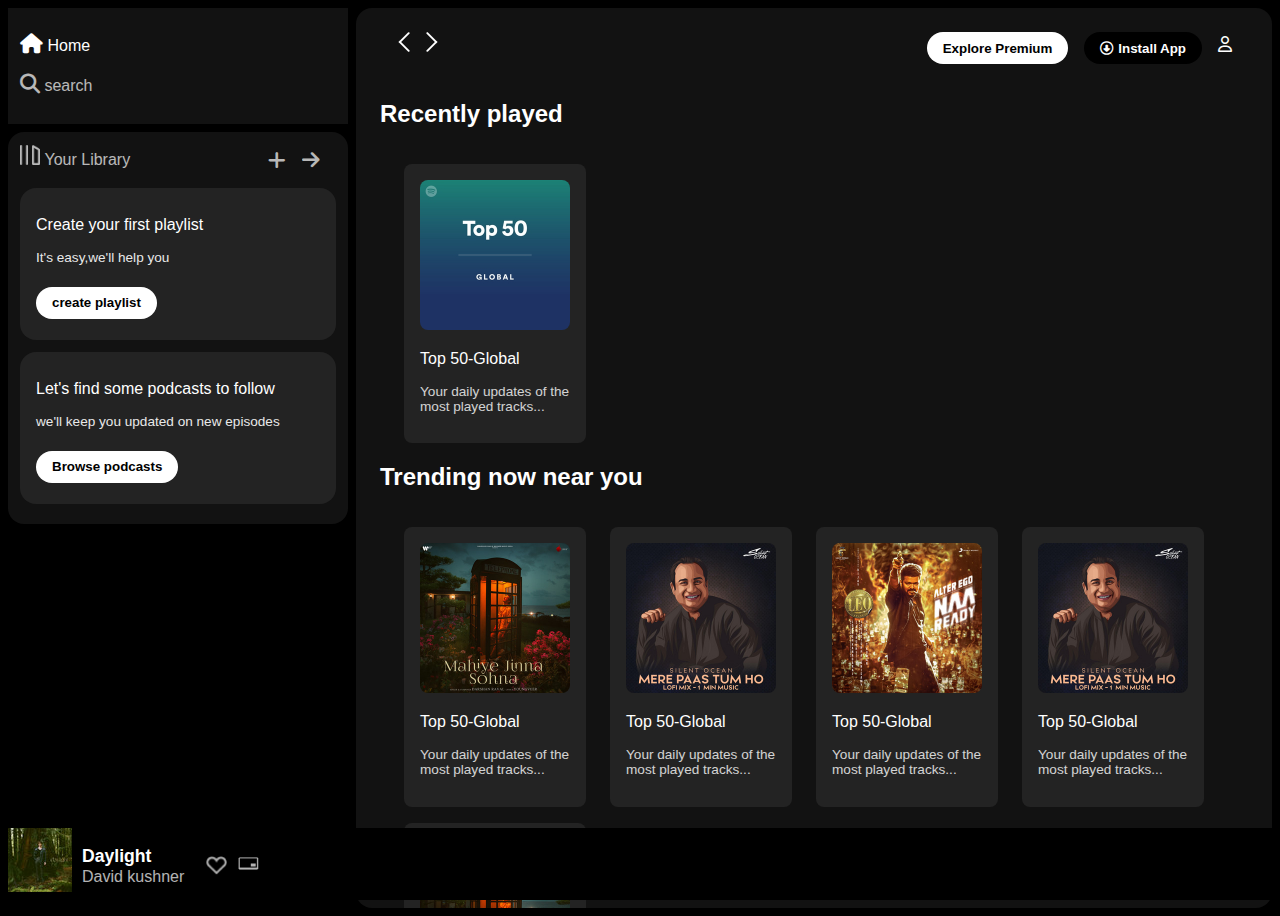
<file: index.html>
<!DOCTYPE html>
<html lang="en">
<head>
    <meta charset="UTF-8">
    <meta name="viewport" content="width=device-width, initial-scale=1.0">
    <link rel="stylesheet" href="https://cdnjs.cloudflare.com/ajax/libs/font-awesome/6.7.2/css/all.min.css" integrity="sha512-Evv84Mr4kqVGRNSgIGL/F/aIDqQb7xQ2vcrdIwxfjThSH8CSR7PBEakCr51Ck+w+/U6swU2Im1vVX0SVk9ABhg==" crossorigin="anonymous" referrerpolicy="no-referrer" />
    <link rel="icon"href="./assets/logo.png">
   
    <title>Spotify - web player :Music for everyone</title>
    <link rel="stylesheet" href="styled.css">
    <link rel="preconnect" href="https://fonts.googleapis.com">
<link rel="preconnect" href="https://fonts.gstatic.com" crossorigin>
<link href="https://fonts.googleapis.com/css2?family=Montserrat:ital,wght@0,100..900;1,100..900&display=swap" rel="stylesheet">
</head>
<body>
    <div class="main">
        <div class="sidebar">
            <div class="nav">
                <div class="nav-option" style="opacity:1">
                    <i class="fa-solid fa-house"></i>
                 <a href="#">Home</a>  
                </div>
                <div class="nav-option">
                    <i class="fa-solid fa-magnifying-glass"></i>
                    <a href="#">search</a>  
                   </div>
            </div>
            <div class="library ">
                <div class="options">
                    <div class="lib-option nav-option">
                        <img src="./assets/library_icon.png">
                        <a href="#">Your Library</a>  
                       </div>
                       <div class="icons">
                        <i class="fa-solid fa-plus"></i>
                        <i class="fa-solid fa-arrow-right"></i>
                       </div>
                </div>
             <div class="lib-box">
                <div class="box">
                    <p class="box-p1">Create your first playlist</p>
                    <p class="box-p2">It's easy,we'll help you</p>
                    <button class="badge">create playlist</button>
                </div>
                    <div class="box">
                        <p class="box-p1">Let's find some podcasts to follow</p>
                        <p class="box-p2">we'll keep you updated on  new episodes</p>
                        <button class="badge">Browse podcasts</button>
                    </div>
                    
                </div>
            </div>
        </div>
        <div class="main-content">
        <div class="sticky-nav">
            <div class="sticky-nav-icons">
                <img src="./assets/backward_icon (1).png">
            <img src="./assets/forward_icon.png" class="hide">
            </div>
            <div class="sticky-nav-options">
                <button class="badge nav-item hide">Explore Premium</button>
            <button class="badge nav-item dark-badge"><i class="fa-regular fa-circle-down" style="margin-right:5px"></i>Install App</button>
            <i class="fa-regular fa-user nav-item"></i>
            </div>
            
        </div>
           
                  <h2> Recently played</h2>
                    <div class="cards-container">
                       <div class="card">
                          <img src="assets/card1img.jpeg" class="card-img">
                          <p class="card-title">Top 50-Global</p>
                          <p class="card-info"> Your daily updates of the most played tracks...</p>
                        </div>
                    </div>



                    <h2>Trending now near you</h2>
                    <div class="cards-container">
                       <div class="card">
                          <img src="assets/card2img.jpeg" class="card-img">
                          <p class="card-title">Top 50-Global</p>
                          <p class="card-info"> Your daily updates of the most played tracks...</p>
                        </div>

                        <div class="card">
                            <img src="assets/card3img.jpeg" class="card-img">
                            <p class="card-title">Top 50-Global</p>
                            <p class="card-info"> Your daily updates of the most played tracks...</p>
                          </div>

                          <div class="card">
                            <img src="assets/card4img.jpeg" class="card-img">
                            <p class="card-title">Top 50-Global</p>
                            <p class="card-info"> Your daily updates of the most played tracks...</p>
                          </div>

                          <div class="card">
                            <img src="assets/card3img.jpeg" class="card-img">
                            <p class="card-title">Top 50-Global</p>
                            <p class="card-info"> Your daily updates of the most played tracks...</p>
                          </div>

                          <div class="card">
                            <img src="assets/card2img.jpeg" class="card-img">
                            <p class="card-title">Top 50-Global</p>
                            <p class="card-info"> Your daily updates of the most played tracks...</p>
                          </div>
                    </div>
        
                    <h2> Featured Charts</h2>
                    <div class="cards-container">
                       <div class="card">
                          <img src="assets/card5img.jpeg" class="card-img">
                          <p class="card-title">Top Songs  Global</p>
                          <p class="card-info"> Your daily updates of the most played tracks...</p>
                        </div>

                        <div class="card">
                            <img src="assets/card6img.jpeg" class="card-img">
                            <p class="card-title">Top Songs India</p>
                            <p class="card-info"> Your daily updates of the most played tracks...</p>
                          </div>
                    </div>
               <div class="footer">
                <div class="line"></div>
               </div>
        </div>
        <div class="music-player">
            <div class="album">
                <div class="author_img">
                <img src="assets/Homework assets/album_picture.jpeg">
                </div>
                <div class="author_info">
                    <p id="song_name">Daylight</p>
                    <p id="writer">David kushner</p>
                </div>
                <div class="album-imgs">
                    <img src="assets\Homework assets\album_icon1.png" id="love">
                    <img src="assets\Homework assets\album_icon2.png" id="visulaiser">
                </div>
            </div>
            <div class="player">

            </div>
            <div class="controls"></div>
        </div>
    </div>
</body>
</html>
</file>
<file: styled.css>
body{
    font-family:'Monstserrat',sans-serif;
    margin:0;
    background-color:black;
    color:white;
    /* overflow:hidden; */
}
.main{
    display:flex;
    height:100vh;
    padding:0.5rem;
}
.sidebar{
    background-color:#000;
    width:340px;
    border-radius:1rem; /*16px*/
    margin-right:0.5rem;
}
.main-content{
    background-color:#121212;
    flex:1;
    border-radius:1rem;
    padding:0 1.5rem 0 1.5rem;
    overflow: auto;
}
.music-player{
    background-color:black;
    position:fixed;
    bottom:0;
    width:100%;
    height:72px;
}
a{
    text-decoration:none;
    color:white;
}
.nav{
    background-color:#121212;
    display:flex;
    flex-direction:column;
    justify-content:center;
    height:100px;
    padding:0.5rem 0.75rem;
}
.nav-option{
line-height:2.5rem;
opacity:0.7;
}
.nav-option:hover{
    opacity:1;
}
.nav-option i{
    font-size:1.25rem;
}
.nav-option a{
    font-size:1rem;
}
.library{
    background-color:#121212;
    border-radius:1rem;
    margin-top:0.5rem;
    padding:0.5rem 0.75rem;
}
.options{
    
    display:flex;
    justify-content:space-between;
    align-items:center;
}
.lib-option img {
    height:1.25rem;
    width:1.25rem;
}
.icons{
    font-size:1.25rem;
    
    display:flex;
}

.icons i{
    opacity:0.7;
    margin-right:1rem;
}
.icons i:hover{
    opacity:1;
}
.box{
    background-color:#232323;
    height:8rem;
    border-radius:1rem;
    margin:0.5rem 0 0.75rem 0;
    padding:0.75rem 1rem;
}
.box-p1{
    font-size:1rem;
    font-weight:500;
}
.box-p2{
    font-size:0.85rem;
    opacity:0.9;
}
.badge{
    background-color:#fff;
    border:none;
    border-radius:100px;
    padding:0.25rem 1rem;
    font-weight:700;
    margin-top:0.5rem;
    height:2rem;
    width:fit-content;
}
.sticky-nav{
    position:sticky;
    top:0;
    background-color:#121212;
    display:flex;
    justify-content:space-between;
    align-items: center;
    padding:1rem 0;
    z-index:10;

}
.sticky-nav-icons {
    margin-left:0.75rem;

}
.sticky-nav-options{
    display:flex;
    justify-content:center;
    align-items:center;
}
.nav-item{
    margin-right:1rem;
}
.dark-badge{
    background-color:#000;
    color:white;
}

@media (max-width:1000px){
    .hide{
        display:none;
    }
}

.card{
    background-color:#232323;
    width:150px;
    border-radius:0.5rem;
    padding:1rem;
    margin-left:1.5rem;
    margin-top:1rem;
}
.cards-container{
    display:flex;
    flex-wrap:wrap;
}
.card-img{
    width:100%;
    border-radius:0.5rem
}
.card-title{
    font-weight:600px;
}
.card-info{
    font-size:0.85rem;
    opacity:0.8;
}

.footer{
    height:300px;
    display:flex;
    align-items:center;

}
.line{
    width:90%;
    height:50%;
    opacity:0.4;
    border-top:1px solid white;
}
.music-player .album{
    display:flex;
}

.author_info{
    /* justify-content:center;
     align-items:center; */
     padding-left:10px;
     position:relative;

}
.album-imgs{
    /* border:2px solid white; */
    display:flex;
    padding-left:10px;
    margin-left:10px;
    justify-content: center;
     align-items: center;
    
}
#song_name{
    justify-content: center;
    font-size:1.1rem;
    font-weight:bold;
}
#writer{
    opacity:0.7;
    line-height:2px;
    font-size:1rem;
    top:-8px;
    position:relative;
}
.album-imgs img{
    height:30px;
    width:30px;
    justify-content:space-between;
}
#love{
    height:25px;
    width:25px;
    opacity:0.7;
    margin-right:5px;
}
#visualiser{
    height:30px;
    width:30px;
    padding-left:10px;
    
}
</file>
